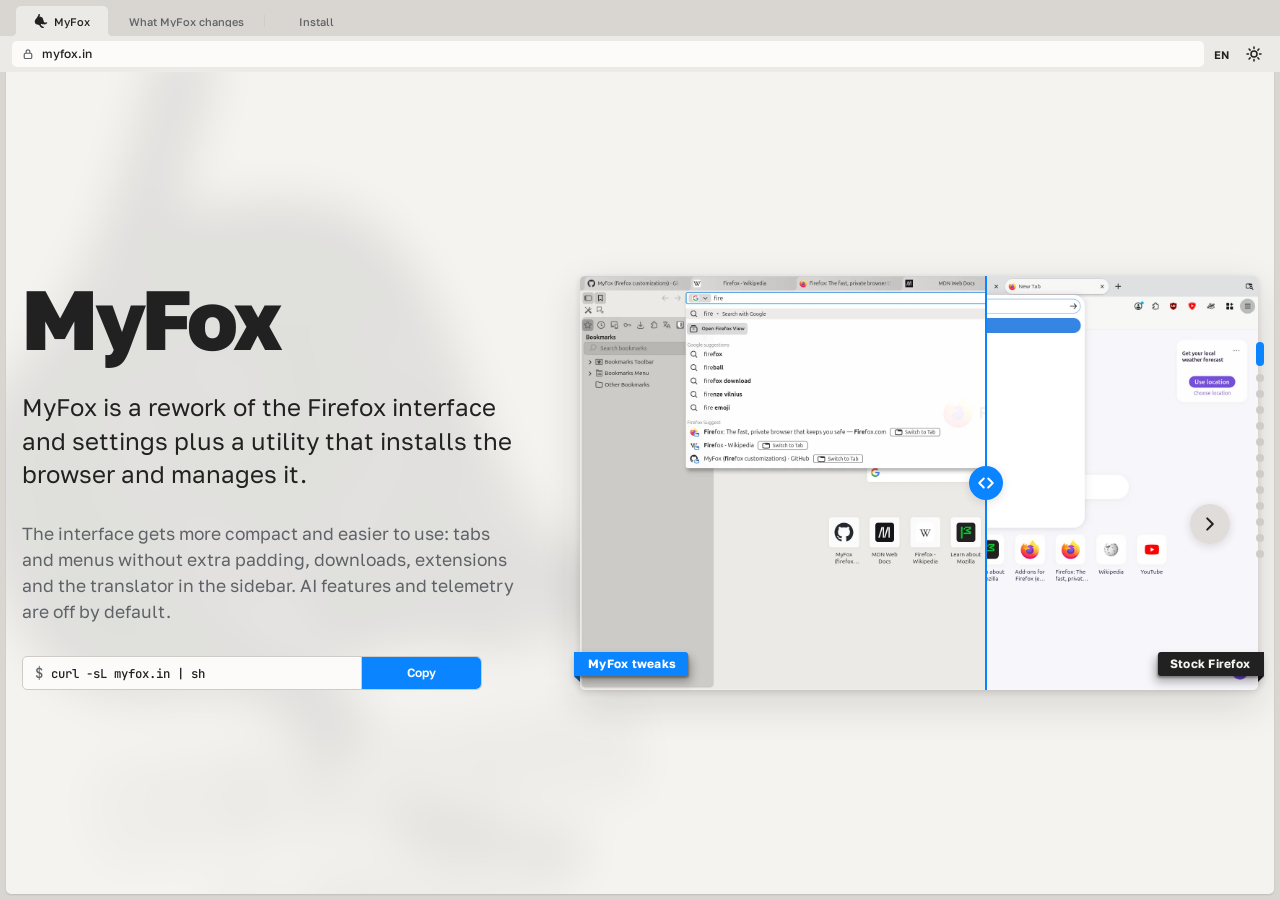
<file: public/index.html>
<!doctype html>
<html lang="ru" data-lang="ru">
<head>
<meta charset="utf-8">
<meta name="viewport" content="width=device-width, initial-scale=1, viewport-fit=cover">
<title>MyFox</title>
<meta name="description" content="MyFox is a toolkit for installing and maintaining the official Firefox with MyFox tweaks.">
<link rel="canonical" href="https://myfox.in/">
<meta property="og:type" content="website">
<meta property="og:site_name" content="MyFox">
<meta property="og:title" content="MyFox">
<meta property="og:description" content="MyFox is a toolkit for installing and maintaining the official Firefox with MyFox tweaks.">
<meta property="og:url" content="https://myfox.in/">
<meta property="og:image" content="https://myfox.in/og.png?v=2">
<meta property="og:image:width" content="1200">
<meta property="og:image:height" content="630">
<meta property="og:locale" content="en_US">
<meta property="og:locale:alternate" content="ru_RU">
<meta name="twitter:card" content="summary_large_image">
<link rel="icon" href="favicon.svg" type="image/svg+xml">
<link rel="stylesheet" href="fonts.css">
<link rel="stylesheet" href="style.css">
<script>
  // Before first paint: language and theme, so nothing flips after load.
  (function () {
    var d = document.documentElement, lang, theme;
    try { lang = localStorage.getItem("lang"); theme = localStorage.getItem("theme"); } catch (e) {}
    if (lang !== "ru" && lang !== "en") lang = /^ru|^uk|^be|^kk/i.test(navigator.language || "") ? "ru" : "en";
    d.dataset.lang = lang; d.lang = lang;
    if (theme === "light" || theme === "dark") d.dataset.theme = theme;
  })();
</script>
</head>
<body>

<header class="chrome">
  <nav class="tabs" aria-label="Разделы">
    <a class="tab is-active" href="#top"><img class="cat-ico" src="cat-ico.svg" alt="">MyFox</a>
    <a class="tab" href="#tour"><span lang="ru">Что изменяет MyFox</span><span lang="en">What MyFox changes</span></a>
    <a class="tab" href="#install"><span lang="ru">Установка</span><span lang="en">Install</span></a>
  </nav>
  <div class="toolbar">
    <div class="urlbar" aria-hidden="true">
      <svg width="12" height="12" viewBox="0 0 16 16" fill="none" stroke="currentColor" stroke-width="1.6"><rect x="3" y="7" width="10" height="7" rx="1.5"/><path d="M5.5 7V5a2.5 2.5 0 0 1 5 0v2"/></svg>
      <span><b>myfox.in</b><span class="path"></span></span>
    </div>
    <div class="pop">
      <button class="tbtn" id="lang-btn" type="button" aria-haspopup="menu" aria-expanded="false" title="Язык / Language" aria-label="Язык / Language"><span class="ru">RU</span><span class="en">EN</span></button>
      <div class="menu" role="menu" hidden>
        <button type="button" role="menuitemradio" data-lang="ru">Русский</button>
        <button type="button" role="menuitemradio" data-lang="en">English</button>
      </div>
    </div>
    <div class="pop">
      <button class="tbtn" id="theme-btn" type="button" aria-haspopup="menu" aria-expanded="false" title="Тема / Theme" aria-label="Тема / Theme">
        <svg class="sun" viewBox="0 0 16 16" fill="none" stroke="currentColor" stroke-width="1.5" stroke-linecap="round"><circle cx="8" cy="8" r="3"/><path d="M8 1v1.5M8 13.5V15M1 8h1.5M13.5 8H15M3.05 3.05l1.06 1.06M11.89 11.89l1.06 1.06M3.05 12.95l1.06-1.06M11.89 4.11l1.06-1.06"/></svg>
        <svg class="moon" viewBox="0 0 16 16" fill="none" stroke="currentColor" stroke-width="1.5" stroke-linejoin="round"><path d="M13.5 10.2A6 6 0 0 1 5.8 2.5a6 6 0 1 0 7.7 7.7z"/></svg>
      </button>
      <div class="menu" role="menu" hidden>
        <button type="button" role="menuitemradio" data-theme="dark"><span lang="ru">Тёмная</span><span lang="en">Dark</span></button>
        <button type="button" role="menuitemradio" data-theme="light"><span lang="ru">Светлая</span><span lang="en">Light</span></button>
      </div>
    </div>
  </div>
</header>

<main class="deck" id="deck">
<img class="cat-bg" src="img/Because%20i%20can%20white.svg" alt="" aria-hidden="true">
<div class="track">

  <div class="sp-stack" data-nav="top" id="top">
    <div class="layers">
      <section class="sp sp-intro" data-nav="top">
        <div class="sp-in">
          <div class="intro-text">
            <h1>MyFox</h1>
            <p class="lead" lang="ru">MyFox – это переработка интерфейса и настроек Firefox плюс утилита для установки браузера и управления им.</p>
            <p class="lead" lang="en">MyFox is a rework of the Firefox interface and settings plus a utility that installs the browser and manages it.</p>
            <p class="sub" lang="ru">Интерфейс становится компактнее и удобнее: вкладки и меню без лишних отступов, загрузки, расширения и переводчик в боковой панели. ИИ-функции и телеметрия по умолчанию выключены.</p>
            <p class="sub" lang="en">The interface gets more compact and easier to use: tabs and menus without extra padding, downloads, extensions and the translator in the sidebar. AI features and telemetry are off by default.</p>
            <div class="intro-get">
              <div class="cmd">
                <pre><span class="p js-prompt">$ </span><code class="js-cmd">curl -sL myfox.in | sh</code></pre>
                <button class="copy" type="button"><span lang="ru">Копировать</span><span lang="en">Copy</span></button>
              </div>
              <a class="go setup-hero" href="https://myfox.in/setup.exe" hidden><span lang="ru">Скачать установщик для Windows</span><span lang="en">Download the Windows installer</span></a>
            </div>
          </div>
          <figure class="shot cmp">
            <img data-hero="before" src="img/ru-light-before.webp" width="1878" height="1146" alt="Firefox без твиков">
            <img class="left" data-hero="after" src="img/ru-light-after.webp" width="1878" height="1146" alt="Firefox с MyFox tweaks">
            <figcaption class="l a">MyFox tweaks</figcaption>
            <figcaption class="r b"><span lang="ru">Стандартный Firefox</span><span lang="en">Stock Firefox</span></figcaption>
            <div class="handle" aria-hidden="true"><svg viewBox="0 0 16 16"><path d="M6 4 2 8l4 4M10 4l4 4-4 4" fill="none" stroke="currentColor" stroke-width="1.8" stroke-linecap="round" stroke-linejoin="round"/></svg></div>
            <input type="range" min="0" max="100" value="50" step="0.1" aria-label="MyFox tweaks / Firefox">
          </figure>
        </div>
      </section>
      <section class="sp sp-say" data-nav="top">
        <div class="sp-in"><p class="say"><span lang="ru">Что сегодня представляет собой Firefox?</span><span lang="en">What is Firefox like today?</span></p></div>
      </section>
      <section class="sp sp-hero" data-nav="top">
        <div class="sp-in">
          <div class="hero-shot"><img data-hero="before" src="img/ru-light-before.webp" width="1878" height="1146" alt="Firefox без твиков"></div>
          <h2 class="slogan"><span lang="ru">Вкладки-пилюли. Громоздкие элементы интерфейса. Навязчивые функции, о которых никто не просил.</span><span lang="en">Pill tabs. Bulky interface elements. Pushy features nobody asked for.</span></h2>
        </div>
      </section>
      <section class="sp sp-say" data-nav="top">
        <div class="sp-in"><p class="say"><span lang="ru">Всё это можно исправить.</span><span lang="en">All of this can be fixed.</span></p></div>
      </section>
      <section class="sp sp-hero yes" data-nav="top">
        <div class="sp-in">
          <div class="hero-shot"><img data-hero="after" src="img/ru-light-after.webp" width="1878" height="1146" alt="Firefox с MyFox tweaks"></div>
          <h2 class="slogan"><span lang="ru">Установив MyFox.</span><span lang="en">By installing MyFox.</span></h2>
        </div>
      </section>
    </div>
    <button class="side prev" type="button" aria-label="Назад"><svg viewBox="0 0 16 16" aria-hidden="true"><path d="M10.5 3 5.5 8l5 5" fill="none" stroke="currentColor" stroke-width="1.8" stroke-linecap="round" stroke-linejoin="round"/></svg></button>
    <button class="side next" type="button" aria-label="Дальше"><svg viewBox="0 0 16 16" aria-hidden="true"><path d="m5.5 3 5 5-5 5" fill="none" stroke="currentColor" stroke-width="1.8" stroke-linecap="round" stroke-linejoin="round"/></svg></button>
  </div>

  <div class="sp-group" data-nav="tour" id="tour">
    <h2 class="tour-head"><span lang="ru">MyFox кардинально меняет интерфейс Firefox</span><span lang="en">MyFox changes the Firefox interface from the ground up</span></h2>
    <div class="strip">
    <section class="sp sp-tour" data-nav="tour">
    <img class="bg" aria-hidden="true" data-hero="after" src="img/ru-light-after.webp" width="1878" height="1146" alt="">
      <div class="sp-in">
        <h2><span lang="ru">Вкладки снова похожи на вкладки, а не на «пилюли»</span><span lang="en">Tabs look like tabs again, not “pills”</span></h2>
        <div class="shots col">
        <figure class="shot">
          <figcaption><span lang="ru">До</span><span lang="en">Before</span></figcaption>
          <img data-part="tabs" data-k="a" src="img/parts/tabs-ru-light-a.webp" width="1380" height="112" alt="" loading="lazy">
        </figure>
        <figure class="shot">
          <figcaption><span lang="ru">После</span><span lang="en">After</span></figcaption>
          <img data-part="tabs" data-k="b" src="img/parts/tabs-ru-light-b.webp" width="1380" height="83" alt="" loading="lazy">
        </figure>
      </div>
      </div>
    </section>
    <section class="sp sp-tour" data-nav="tour">
    <img class="bg" aria-hidden="true" data-hero="after" src="img/ru-light-after.webp" width="1878" height="1146" alt="">
      <div class="sp-in">
        <h2><span lang="ru">Вертикальные вкладки переработаны в том же стиле</span><span lang="en">Vertical tabs are reworked in the same style</span></h2>
        <div class="shots row" style="--n: 2">
        <figure class="shot">
          <figcaption><span lang="ru">До</span><span lang="en">Before</span></figcaption>
          <img data-part="vertical" data-k="a" src="img/parts/vertical-ru-light-a.webp" width="730" height="584" alt="" loading="lazy">
        </figure>
        <figure class="shot">
          <figcaption><span lang="ru">После</span><span lang="en">After</span></figcaption>
          <img data-part="vertical" data-k="b" src="img/parts/vertical-ru-light-b.webp" width="730" height="584" alt="" loading="lazy">
        </figure>
      </div>
      </div>
    </section>
    <section class="sp sp-tour" data-nav="tour">
    <img class="bg" aria-hidden="true" data-hero="after" src="img/ru-light-after.webp" width="1878" height="1146" alt="">
      <div class="sp-in">
        <h2><span lang="ru">Меню стали компактнее</span><span lang="en">Menus became more compact</span></h2>
        <div class="shots row" style="--n: 2">
        <figure class="shot">
          <figcaption><span lang="ru">До</span><span lang="en">Before</span></figcaption>
          <img data-part="extmenu" data-k="a" src="img/parts/extmenu-ru-light-a.webp" width="1004" height="809" alt="" loading="lazy">
        </figure>
        <figure class="shot">
          <figcaption><span lang="ru">После</span><span lang="en">After</span></figcaption>
          <img data-part="extmenu" data-k="b" src="img/parts/extmenu-ru-light-b.webp" width="1004" height="809" alt="" loading="lazy">
        </figure>
      </div>
      </div>
    </section>
    <section class="sp sp-tour" data-nav="tour">
    <img class="bg" aria-hidden="true" data-hero="after" src="img/ru-light-after.webp" width="1878" height="1146" alt="">
      <div class="sp-in">
        <h2><span lang="ru">Списки загрузок и установленных расширений, а также встроенный переводчик теперь можно открыть и в боковой панели</span><span lang="en">The lists of downloads and installed extensions, as well as the built-in translator, can now be opened in the sidebar too</span></h2>
        <div class="shots row" style="--n: 3">
        <figure class="shot">
          <figcaption class="hi"><span lang="ru">Загрузки</span><span lang="en">Downloads</span></figcaption>
          <img data-part="new-sidebar" data-k="a" src="img/parts/new-sidebar-ru-light-a.webp" width="365" height="678" alt="" loading="lazy">
        </figure>
        <figure class="shot">
          <figcaption class="hi"><span lang="ru">Расширения</span><span lang="en">Extensions</span></figcaption>
          <img data-part="new-sidebar" data-k="b" src="img/parts/new-sidebar-ru-light-b.webp" width="365" height="678" alt="" loading="lazy">
        </figure>
        <figure class="shot">
          <figcaption class="hi"><span lang="ru">Переводы</span><span lang="en">Translations</span></figcaption>
          <img data-part="new-sidebar" data-k="c" src="img/parts/new-sidebar-ru-light-c.webp" width="365" height="678" alt="" loading="lazy">
        </figure>
      </div>
      </div>
    </section>
    <section class="sp sp-tour" data-nav="tour">
    <img class="bg" aria-hidden="true" data-hero="after" src="img/ru-light-after.webp" width="1878" height="1146" alt="">
      <div class="sp-in">
        <h2><span lang="ru">Кнопки инструментов можно разместить над боковой панелью</span><span lang="en">The tool buttons can be placed above the sidebar</span></h2>
        <div class="shots row" style="--n: 2">
        <figure class="shot">
          <figcaption><span lang="ru">Сбоку</span><span lang="en">At the side</span></figcaption>
          <img data-part="launcher" data-k="a" src="img/parts/launcher-ru-light-a.webp" width="669" height="730" alt="" loading="lazy">
        </figure>
        <figure class="shot">
          <figcaption><span lang="ru">Строкой над панелью</span><span lang="en">In a row above the sidebar</span></figcaption>
          <img data-part="launcher" data-k="b" src="img/parts/launcher-ru-light-b.webp" width="631" height="730" alt="" loading="lazy">
        </figure>
      </div>
      </div>
    </section>
    <section class="sp sp-text" data-nav="tour">
      <div class="sp-in">

              <p lang="ru">Также переработаны менеджер паролей, адресная строка, кнопки, поля и переключатели, страницы настроек Firefox, окна «Библиотека» и «Сведения о странице» и ещё много чего. ИИ-функции и телеметрия выключены по умолчанию. По умолчанию включён DNS через HTTPS. На странице about:myfox можно сменить тему MyFox, обновить MyFox и управлять профилями.</p>
              <p lang="en">Also reworked: the password manager, the address bar, buttons, fields and toggles, the Firefox settings pages, the Library and Page Info windows, and much more. AI features and telemetry are off by default. DNS over HTTPS is on by default. On the about:myfox page you can change the MyFox theme, update MyFox and manage profiles.</p>
              <a class="go" href="https://github.com/CustomFF/myfox-tweaks/wiki/Главная" lang="ru">Подробнее в вики MyFox tweaks</a>
              <a class="go" href="https://github.com/CustomFF/myfox-tweaks/wiki" lang="en">More in the MyFox tweaks wiki</a>
      </div>
    </section>
      </div>
    <button class="side prev" type="button" aria-label="Назад"><svg viewBox="0 0 16 16" aria-hidden="true"><path d="M10.5 3 5.5 8l5 5" fill="none" stroke="currentColor" stroke-width="1.8" stroke-linecap="round" stroke-linejoin="round"/></svg></button>
    <button class="side next" type="button" aria-label="Дальше"><svg viewBox="0 0 16 16" aria-hidden="true"><path d="m5.5 3 5 5-5 5" fill="none" stroke="currentColor" stroke-width="1.8" stroke-linecap="round" stroke-linejoin="round"/></svg></button>
  </div>

  <section class="sp sp-install" data-nav="install" id="install">
    <div class="sp-in install">
      <h2><span lang="ru">Установка</span><span lang="en">Install</span></h2>
      <div class="about" lang="ru">
        <p>На Linux и Windows MyFox устанавливается одной командой. Установщик скачивает официальный Firefox с серверов Mozilla, ставит его в папку пользователя и применяет MyFox tweaks. Права администратора не нужны.</p>
        <p>Если в системе уже есть Firefox, он остаётся как был. Его профиль можно скопировать в MyFox с закладками, паролями, историей и расширениями. В копии можно сохранить и вход в аккаунт Firefox.</p>
        <p>После установки MyFox обновляет MyFox tweaks и управляет профилями.</p>
        <p>На macOS MyFox не работает. MyFox tweaks там можно попробовать установить <a href="https://github.com/CustomFF/myfox-tweaks/blob/master/README.ru.md">вручную</a>, но это не проверялось.</p>
      </div>
      <div class="about" lang="en">
        <p>On Linux and Windows MyFox installs with one command. The installer downloads the official Firefox from Mozilla’s servers, puts it in the user’s folder and applies MyFox tweaks. No admin rights needed.</p>
        <p>A Firefox already on the system stays as it was. Its profile can be copied into MyFox with bookmarks, passwords, history and extensions. The copy can also stay signed in to the Firefox account.</p>
        <p>After the install MyFox updates MyFox tweaks and manages profiles.</p>
        <p>MyFox does not run on macOS. MyFox tweaks can be tried there <a href="https://github.com/CustomFF/myfox-tweaks#readme">manually</a>, but this has not been tested.</p>
      </div>

      <div>
        <div class="modes oses" role="group" aria-label="Система">
          <button class="mode os" type="button" data-os="linux" aria-pressed="true">Linux</button>
          <button class="mode os" type="button" data-os="windows" aria-pressed="false">Windows</button>
        </div>
        <div class="req">
        <span data-os="linux"><span lang="ru">Требования: Linux (x86_64 или aarch64), Python 3.8 или новее, curl.</span><span lang="en">Requirements: Linux (x86_64 or aarch64), Python 3.8 or newer, curl.</span></span>
        <span data-os="windows" hidden><span lang="ru">Требования: Windows 10 или 11 (x64 или ARM64).</span><span lang="en">Requirements: Windows 10 or 11 (x64 or ARM64).</span></span>
      </div>
        <div class="modes flags" role="group" aria-label="Режим установщика">
          <button class="mode" type="button" data-flag="" aria-pressed="true"><span lang="ru">Интерактивно<br>TUI-диалог</span><span lang="en">Interactive<br>TUI dialog</span></button>
          <button class="mode" type="button" data-flag="--gui" aria-pressed="false"><span lang="ru">Интерактивно<br>GUI-диалог</span><span lang="en">Interactive<br>GUI dialog</span></button>
          <button class="mode" type="button" data-flag="-y" aria-pressed="false"><span lang="ru">Автоматически<br>без вопросов</span><span lang="en">Automatic<br>no questions</span></button>
          <button class="mode" type="button" data-flag="exe" data-os="windows" aria-pressed="false" hidden><span lang="ru">Скачать</span><span lang="en">Download</span></button>
        </div>
        <div class="mode-panel">
          <div class="setup" hidden>
            <a class="go" href="https://myfox.in/setup.exe"><span lang="ru">Скачать установщик</span><span lang="en">Download the installer</span></a>
            <p class="setup-note"><span lang="ru">Для x64. Установщик пока не подписан, поэтому Windows может показать предупреждение SmartScreen. Чтобы продолжить, в окне SmartScreen нажмите «Подробнее», затем «Выполнить в любом случае».</span><span lang="en">For x64. The installer is not signed yet, so Windows may show a SmartScreen warning. To go on, click “More info” in the SmartScreen window, then “Run anyway”.</span></p>
          </div>
          <p class="cmd-lead"><span data-os="linux"><span lang="ru">Выполните команду в терминале.</span><span lang="en">Run the command in a terminal.</span></span><span data-os="windows" hidden><span lang="ru">Выполните команду в PowerShell.</span><span lang="en">Run the command in PowerShell.</span></span></p>
          <div class="cmd">
            <pre><span class="p js-prompt">$ </span><code class="js-cmd">curl -sL myfox.in | sh</code></pre>
            <button class="copy" type="button"><span lang="ru">Копировать</span><span lang="en">Copy</span></button>
          </div>
          <div class="notes">
            <p class="mode-note" data-mode="-y" lang="ru" hidden>Установка происходит без взаимодействия с пользователем. Параметры установки по умолчанию, а также флаги для их изменения можно посмотреть в <a href="https://github.com/CustomFF/myfox/wiki/Установка">документации MyFox</a>.</p>
            <p class="mode-note" data-mode="windows --gui" lang="ru" hidden>GUI-диалог есть только на x64. На ARM64 установка идёт в консоли.</p>
            <p class="mode-note" data-mode="windows --gui" lang="en" hidden>The GUI dialog is available only on x64. On ARM64 the install runs in the console.</p>
            <p class="mode-note" data-mode="-y" lang="en" hidden>The install runs without user interaction. The default install options and the flags to change them are listed in the <a href="https://github.com/CustomFF/myfox/wiki/Installation">MyFox documentation</a>.</p>
          </div>
          <img class="dialog-shot" data-dialog="tui" src="img/install/tui-ru.webp" alt="" loading="lazy">
        </div>
      </div>

      <div class="facts">
        <div class="card">
          <p lang="ru">При установке в MyFox можно скопировать профиль уже установленного Firefox со всеми закладками, паролями, историей, расширениями и аккаунтом Firefox. Позже профиль можно скопировать или перенести командой <code>myfox</code> или на странице about:myfox.</p>
          <p lang="en">During the install, the profile of a Firefox already installed can be copied into MyFox, with all its bookmarks, passwords, history, extensions and Firefox account. Later a profile can be copied or moved with the <code>myfox</code> command or on the about:myfox page.</p>
        </div>
        <div class="card">
          <p lang="ru">В меню ярлыка Firefox, кроме стандартных пунктов, есть настройки, перезапуск Firefox и обновление MyFox. Для управления MyFox используется команда <code>myfox</code>. На Windows вместо меню ярлыка в «Пуске» есть папка MyFox: Firefox, приватный просмотр и обновление MyFox.</p>
          <p lang="en">Besides the standard items, the Firefox shortcut menu has settings, a Firefox restart and a MyFox update. MyFox is managed with the <code>myfox</code> command. On Windows, instead of the shortcut menu, the Start menu has a MyFox folder with Firefox, private browsing and the MyFox update.</p>
        </div>
        <div class="card">
          <p lang="ru">Firefox обновляется сам. Твики, темы и MyFox обновляются командой <code>myfox refresh</code>, из меню ярлыка или из раздела обновлений на странице about:myfox.</p>
          <p lang="en">Firefox updates itself. The tweaks, the themes and MyFox update with <code>myfox refresh</code>, from the shortcut’s menu or from the updates section of the about:myfox page.</p>
        </div>
      </div>

      <div class="split">
        <div>
          <h3><span lang="ru">Команды</span><span lang="en">Commands</span></h3>
          <div class="term">
            <table>
              <tr><td>myfox refresh</td><td><span lang="ru">обновить твики, темы и MyFox</span><span lang="en">update the tweaks, the themes and MyFox</span></td></tr>
              <tr><td>myfox reinstall</td><td><span lang="ru">переустановить Firefox</span><span lang="en">reinstall Firefox</span></td></tr>
              <tr><td>myfox uninstall</td><td><span lang="ru">удалить MyFox</span><span lang="en">uninstall MyFox</span></td></tr>
              <tr><td>myfox help</td><td><span lang="ru">список всех команд</span><span lang="en">list all commands</span></td></tr>
            </table>
          </div>
        </div>
        <div>
          <h3><span lang="ru">Удаление</span><span lang="en">Uninstalling</span></h3>
          <p lang="ru">По умолчанию при удалении MyFox профиль браузера сохраняется. Это поведение можно изменить, задав параметры в диалоге удаления или через флаги командной строки. На Windows MyFox можно удалить и в «Параметры → Приложения → MyFox».</p>
          <p lang="en">By default, uninstalling MyFox keeps the browser profile. You can change this with the uninstall options, in the dialog or with command-line flags. On Windows MyFox can also be uninstalled in Settings → Apps → MyFox.</p>
          <p lang="ru">Параметры установки и удаления описаны в <a href="https://github.com/CustomFF/myfox/wiki/Главная">документации MyFox</a>.</p>
          <p lang="en">The install and uninstall options are described in the <a href="https://github.com/CustomFF/myfox/wiki">MyFox documentation</a>.</p>
        </div>
      </div>
    </div>
  </section>

  <section class="sp sp-manual" data-nav="install" id="manual">
    <div class="sp-in manual">
      <h2><span lang="ru">Firefox уже установлен?</span><span lang="en">Firefox already installed?</span></h2>
      <p lang="ru">MyFox tweaks можно также установить и поверх уже установленного Firefox. Инструкция по ручной установке – в <a href="https://github.com/CustomFF/myfox-tweaks/blob/master/README.ru.md">README MyFox tweaks</a>.</p>
      <p lang="en">MyFox tweaks can also be installed on top of a Firefox that is already installed. Manual install instructions are in the <a href="https://github.com/CustomFF/myfox-tweaks#readme">MyFox tweaks README</a>.</p>
    </div>
    <footer>
    <div class="wrap foot">
      <nav>
        <a href="https://github.com/CustomFF/myfox"><svg class="gh" viewBox="0 0 16 16" aria-hidden="true"><path fill="currentColor" d="M8 0C3.58 0 0 3.58 0 8c0 3.54 2.29 6.53 5.47 7.59.4.07.55-.17.55-.38 0-.19-.01-.82-.01-1.49-2.01.37-2.53-.49-2.69-.94-.09-.23-.48-.94-.82-1.13-.28-.15-.68-.52-.01-.53.63-.01 1.08.58 1.23.82.72 1.21 1.87.87 2.33.66.07-.52.28-.87.51-1.07-1.78-.2-3.64-.89-3.64-3.95 0-.87.31-1.59.82-2.15-.08-.2-.36-1.02.08-2.12 0 0 .67-.21 2.2.82.64-.18 1.32-.27 2-.27.68 0 1.36.09 2 .27 1.53-1.04 2.2-.82 2.2-.82.44 1.1.16 1.92.08 2.12.51.56.82 1.27.82 2.15 0 3.07-1.87 3.75-3.65 3.95.29.25.54.73.54 1.48 0 1.07-.01 1.93-.01 2.2 0 .21.15.46.55.38A8.013 8.013 0 0016 8c0-4.42-3.58-8-8-8z"/></svg>MyFox</a>
        <a href="https://github.com/CustomFF/myfox-tweaks"><svg class="gh" viewBox="0 0 16 16" aria-hidden="true"><path fill="currentColor" d="M8 0C3.58 0 0 3.58 0 8c0 3.54 2.29 6.53 5.47 7.59.4.07.55-.17.55-.38 0-.19-.01-.82-.01-1.49-2.01.37-2.53-.49-2.69-.94-.09-.23-.48-.94-.82-1.13-.28-.15-.68-.52-.01-.53.63-.01 1.08.58 1.23.82.72 1.21 1.87.87 2.33.66.07-.52.28-.87.51-1.07-1.78-.2-3.64-.89-3.64-3.95 0-.87.31-1.59.82-2.15-.08-.2-.36-1.02.08-2.12 0 0 .67-.21 2.2.82.64-.18 1.32-.27 2-.27.68 0 1.36.09 2 .27 1.53-1.04 2.2-.82 2.2-.82.44 1.1.16 1.92.08 2.12.51.56.82 1.27.82 2.15 0 3.07-1.87 3.75-3.65 3.95.29.25.54.73.54 1.48 0 1.07-.01 1.93-.01 2.2 0 .21.15.46.55.38A8.013 8.013 0 0016 8c0-4.42-3.58-8-8-8z"/></svg>MyFox tweaks</a>
      </nav>
    </div>
  </footer>
  </section>

</div>
</main>
<nav class="pager" aria-label="Слайды"></nav>

<script src="app.js"></script>
<script defer src="https://static.cloudflareinsights.com/beacon.min.js" data-cf-beacon='{"token": "86c9bfe4e298456d89d4ad48233c975d"}'></script>
</body>
</html>
</file>
<file: public/fonts.css>
/* cyrillic-ext */
@font-face {
  font-family: 'JetBrains Mono';
  font-style: normal;
  font-weight: 400;
  font-display: swap;
  src: url(fonts/JetBrainsMono-cyrillic-ext.woff2) format('woff2');
  unicode-range: U+0460-052F, U+1C80-1C8A, U+20B4, U+2DE0-2DFF, U+A640-A69F, U+FE2E-FE2F;
}
/* cyrillic */
@font-face {
  font-family: 'JetBrains Mono';
  font-style: normal;
  font-weight: 400;
  font-display: swap;
  src: url(fonts/JetBrainsMono-cyrillic.woff2) format('woff2');
  unicode-range: U+0301, U+0400-045F, U+0490-0491, U+04B0-04B1, U+2116;
}
/* latin-ext */
@font-face {
  font-family: 'JetBrains Mono';
  font-style: normal;
  font-weight: 400;
  font-display: swap;
  src: url(fonts/JetBrainsMono-latin-ext.woff2) format('woff2');
  unicode-range: U+0100-02BA, U+02BD-02C5, U+02C7-02CC, U+02CE-02D7, U+02DD-02FF, U+0304, U+0308, U+0329, U+1D00-1DBF, U+1E00-1E9F, U+1EF2-1EFF, U+2020, U+20A0-20AB, U+20AD-20C4, U+2113, U+2C60-2C7F, U+A720-A7FF;
}
/* latin */
@font-face {
  font-family: 'JetBrains Mono';
  font-style: normal;
  font-weight: 400;
  font-display: swap;
  src: url(fonts/JetBrainsMono-latin.woff2) format('woff2');
  unicode-range: U+0000-00FF, U+0131, U+0152-0153, U+02BB-02BC, U+02C6, U+02DA, U+02DC, U+0304, U+0308, U+0329, U+2000-206F, U+20AC, U+2122, U+2191, U+2193, U+2212, U+2215, U+FEFF, U+FFFD;
}
/* cyrillic-ext */
@font-face {
  font-family: 'JetBrains Mono';
  font-style: normal;
  font-weight: 500;
  font-display: swap;
  src: url(fonts/JetBrainsMono-cyrillic-ext.woff2) format('woff2');
  unicode-range: U+0460-052F, U+1C80-1C8A, U+20B4, U+2DE0-2DFF, U+A640-A69F, U+FE2E-FE2F;
}
/* cyrillic */
@font-face {
  font-family: 'JetBrains Mono';
  font-style: normal;
  font-weight: 500;
  font-display: swap;
  src: url(fonts/JetBrainsMono-cyrillic.woff2) format('woff2');
  unicode-range: U+0301, U+0400-045F, U+0490-0491, U+04B0-04B1, U+2116;
}
/* latin-ext */
@font-face {
  font-family: 'JetBrains Mono';
  font-style: normal;
  font-weight: 500;
  font-display: swap;
  src: url(fonts/JetBrainsMono-latin-ext.woff2) format('woff2');
  unicode-range: U+0100-02BA, U+02BD-02C5, U+02C7-02CC, U+02CE-02D7, U+02DD-02FF, U+0304, U+0308, U+0329, U+1D00-1DBF, U+1E00-1E9F, U+1EF2-1EFF, U+2020, U+20A0-20AB, U+20AD-20C4, U+2113, U+2C60-2C7F, U+A720-A7FF;
}
/* latin */
@font-face {
  font-family: 'JetBrains Mono';
  font-style: normal;
  font-weight: 500;
  font-display: swap;
  src: url(fonts/JetBrainsMono-latin.woff2) format('woff2');
  unicode-range: U+0000-00FF, U+0131, U+0152-0153, U+02BB-02BC, U+02C6, U+02DA, U+02DC, U+0304, U+0308, U+0329, U+2000-206F, U+20AC, U+2122, U+2191, U+2193, U+2212, U+2215, U+FEFF, U+FFFD;
}
/* cyrillic-ext */
@font-face {
  font-family: 'Golos Text';
  font-style: normal;
  font-weight: 400 900;
  font-display: swap;
  src: url(fonts/GolosText-cyrillic-ext.woff2) format('woff2');
  unicode-range: U+0460-052F, U+1C80-1C8A, U+20B4, U+2DE0-2DFF, U+A640-A69F, U+FE2E-FE2F;
}
/* cyrillic */
@font-face {
  font-family: 'Golos Text';
  font-style: normal;
  font-weight: 400 900;
  font-display: swap;
  src: url(fonts/GolosText-cyrillic.woff2) format('woff2');
  unicode-range: U+0301, U+0400-045F, U+0490-0491, U+04B0-04B1, U+2116;
}
/* latin-ext */
@font-face {
  font-family: 'Golos Text';
  font-style: normal;
  font-weight: 400 900;
  font-display: swap;
  src: url(fonts/GolosText-latin-ext.woff2) format('woff2');
  unicode-range: U+0100-02BA, U+02BD-02C5, U+02C7-02CC, U+02CE-02D7, U+02DD-02FF, U+0304, U+0308, U+0329, U+1D00-1DBF, U+1E00-1E9F, U+1EF2-1EFF, U+2020, U+20A0-20AB, U+20AD-20C4, U+2113, U+2C60-2C7F, U+A720-A7FF;
}
/* latin */
@font-face {
  font-family: 'Golos Text';
  font-style: normal;
  font-weight: 400 900;
  font-display: swap;
  src: url(fonts/GolosText-latin.woff2) format('woff2');
  unicode-range: U+0000-00FF, U+0131, U+0152-0153, U+02BB-02BC, U+02C6, U+02DA, U+02DC, U+0304, U+0308, U+0329, U+2000-206F, U+20AC, U+2122, U+2191, U+2193, U+2212, U+2215, U+FEFF, U+FFFD;
}
</file>
<file: public/style.css>
/* Layout: the page is a Firefox window in the MyFox themes. Sections are tabs in a
   sticky tab strip, the content is the page card inset from the window frame.
   Colors come from themes/myfox-{light,dark}/manifest.json, the accent from
   --myfox-accent, and the one radius is 5px, like in the tweaks. */
:root {
  --frame: #d9d6d1;
  --toolbar: #eceae6;
  --page: #f4f3f0;
  --field: #fcfbfa;
  --raise: #e0ddd8;
  --line: #cfccc7;
  --text: #212121;
  --muted: #5f6368;
  --accent: #0a84ff;
  --on-accent: #ffffff;
  --shadow: rgba(40, 30, 20, .14);
  --ff-pill: #e3e1dc;

  --r: 5px;
  --f-display: "Golos Text", system-ui, sans-serif;
  --f-body: "Golos Text", system-ui, -apple-system, "Segoe UI", sans-serif;
  --f-mono: "JetBrains Mono", ui-monospace, "DejaVu Sans Mono", monospace;
}
@media (prefers-color-scheme: dark) {
  :root:not([data-theme="light"]) {
    --frame: #2b2c2f;
    --toolbar: #323639;
    --page: #2a2d30;
    --field: #282c2f;
    --raise: #424649;
    --line: #474b4e;
    --text: #d6d7d7;
    --muted: #a5a9ae;
    --accent: #4dabff;
    --on-accent: #0b1a2a;
    --shadow: rgba(0, 0, 0, .45);
    --ff-pill: #3b3f42;
    color-scheme: dark;
  }
}
:root[data-theme="dark"] {
  --frame: #2b2c2f;
  --toolbar: #323639;
  --page: #2a2d30;
  --field: #282c2f;
  --raise: #424649;
  --line: #474b4e;
  --text: #d6d7d7;
  --muted: #a5a9ae;
  --accent: #4dabff;
  --on-accent: #0b1a2a;
  --shadow: rgba(0, 0, 0, .45);
  --ff-pill: #3b3f42;
  color-scheme: dark;
}

* { box-sizing: border-box; }
html { scroll-behavior: smooth; scroll-padding-top: 88px; }
@media (prefers-reduced-motion: reduce) { html { scroll-behavior: auto; } }
body {
  margin: 0;
  background: var(--frame);
  color: var(--text);
  font: 16px/1.6 var(--f-body);
  -webkit-font-smoothing: antialiased;
}
img { max-width: 100%; display: block; }
a { color: var(--accent); text-underline-offset: 3px; }
:focus-visible { outline: 1px solid var(--accent); outline-offset: 2px; border-radius: var(--r); }
code, kbd, pre { font-family: var(--f-mono); font-size: .88em; }

/* One language at a time; the other one stays in the markup. */
html[data-lang="ru"] body [lang="en"],
html[data-lang="en"] body [lang="ru"] { display: none !important; }

/* ---------- window chrome ---------- */
.chrome {
  position: sticky;
  top: env(safe-area-inset-top, 0px);
  z-index: 20;
  background: var(--frame);
}
body::before {
  content: ""; position: fixed; inset: 0 0 auto;
  height: env(safe-area-inset-top, 0px); z-index: 30; background: var(--frame);
}
.tabs {
  display: flex;
  align-items: flex-end;
  gap: 0;
  padding: 6px max(16px, env(safe-area-inset-right, 0px)) 0 max(16px, env(safe-area-inset-left, 0px));
  overflow-x: auto;
  scrollbar-width: none;
}
.tabs::-webkit-scrollbar { display: none; }
.tab {
  position: relative;
  flex: 0 0 auto;
  display: flex; align-items: center; justify-content: center; gap: 6px;
  height: 30px;
  min-width: 92px;
  padding: 0 14px;
  font: 500 11px/1 var(--f-body);
  color: var(--muted);
  text-decoration: none;
  border-radius: var(--r) var(--r) 0 0;
  transition: background .15s, color .15s;
}
.tab + .tab::before {
  content: ""; position: absolute; left: 0; top: 9px; bottom: 9px; width: 1px;
  background: var(--line);
}
.tab:hover { color: var(--text); background: color-mix(in srgb, var(--toolbar) 55%, transparent); }
.tab.is-active {
  color: var(--text);
  background: var(--toolbar);
  z-index: 1;
}
.tab.is-active::before, .tab.is-active + .tab::before { display: none; }
/* The "ears": concave corners that join the active tab to the toolbar. */
.tab.is-active::after {
  content: "";
  position: absolute; bottom: 0; left: -5px; right: -5px; height: 5px;
  background:
    radial-gradient(circle at 0 0, transparent 5px, var(--toolbar) 5.5px) left bottom / 5px 5px no-repeat,
    radial-gradient(circle at 100% 0, transparent 5px, var(--toolbar) 5.5px) right bottom / 5px 5px no-repeat;
  pointer-events: none;
}
.tab .cat-ico { width: 14px; height: 14px; }

.toolbar {
  display: flex; align-items: center; gap: 4px;
  height: 36px;
  padding-block: 0;
  padding-left: max(12px, env(safe-area-inset-left, 0px));
  padding-right: max(12px, env(safe-area-inset-right, 0px));
  background: var(--toolbar);
}
.urlbar {
  flex: 1; min-width: 0;
  display: flex; align-items: center; gap: 8px;
  height: 26px; padding: 0 10px;
  background: var(--field);
  border-radius: var(--r);
  font: 12px/1 var(--f-body);
  color: var(--muted);
  white-space: nowrap; overflow: hidden;
}
.urlbar b { color: var(--text); font-weight: 500; }
.urlbar svg { flex: 0 0 auto; }
.tbtn {
  flex: 0 0 auto;
  height: 24px; min-width: 24px; padding: 0 6px;
  display: inline-flex; align-items: center; justify-content: center;
  border: 0; border-radius: var(--r);
  background: transparent; color: var(--text);
  font: 600 11px/1 var(--f-body); letter-spacing: .04em;
  cursor: pointer;
}
.tbtn:hover { background: var(--raise); }
.tbtn svg { width: 16px; height: 16px; }
/* The language and theme buttons: toolbar buttons, as on the MyFox toolbar. The language one
   says the current language, the theme one shows the current theme; each opens a menu. */
html[data-lang="ru"] #lang-btn .en, html[data-lang="en"] #lang-btn .ru { display: none; }
#lang-btn { min-width: 28px; }
#theme-btn .moon { display: none; }
:root[data-theme="dark"] #theme-btn .sun { display: none; }
:root[data-theme="dark"] #theme-btn .moon { display: block; }
@media (prefers-color-scheme: dark) {
  :root:not([data-theme="light"]) #theme-btn .sun { display: none; }
  :root:not([data-theme="light"]) #theme-btn .moon { display: block; }
}
.tbtn[aria-expanded="true"] { background: var(--raise); }

/* A menu as in MyFox: the panel's colors, the one radius, items edge to edge with room above
   and below them only, a fill under the pointer, a check at the current item. */
.pop { position: relative; flex: 0 0 auto; display: flex; }
.menu {
  position: absolute; z-index: 100; top: calc(100% + 6px); right: 0;
  min-width: 132px; padding: 4px 0;
  background: var(--field); color: var(--text);
  border: 1px solid var(--line); border-radius: var(--r);
  box-shadow: 0 4px 12px var(--shadow), 0 0 3px rgba(0, 0, 0, .3);
}
.menu[hidden] { display: none; }
.menu button {
  display: flex; align-items: center; gap: 8px; width: 100%;
  padding: 5px 14px 5px 10px; border: 0;
  background: none; color: inherit; text-align: left;
  font: 400 13px/1.3 var(--f-body);
  cursor: pointer;
}
.menu button::before {
  content: ""; flex: 0 0 auto; width: 12px; height: 12px;
}
.menu button[aria-checked="true"]::before {
  background: currentColor;
  -webkit-mask: url("data:image/svg+xml,%3Csvg xmlns='http://www.w3.org/2000/svg' viewBox='0 0 12 12'%3E%3Cpath d='M2 6.5 4.8 9 10 3' fill='none' stroke='%23000' stroke-width='1.6' stroke-linecap='round' stroke-linejoin='round'/%3E%3C/svg%3E") center / contain no-repeat;
  mask: url("data:image/svg+xml,%3Csvg xmlns='http://www.w3.org/2000/svg' viewBox='0 0 12 12'%3E%3Cpath d='M2 6.5 4.8 9 10 3' fill='none' stroke='%23000' stroke-width='1.6' stroke-linecap='round' stroke-linejoin='round'/%3E%3C/svg%3E") center / contain no-repeat;
}
.menu button:hover, .menu button:focus-visible { background: var(--raise); outline: none; }

/* ---------- page card ---------- */
.page {
  margin: 0 6px 6px;
  background: var(--page);
  border-radius: 0 0 var(--r) var(--r);
  box-shadow: 0 1px 2px var(--shadow);
}
.wrap {
  max-width: 1120px; margin: 0 auto;
  padding-left: max(16px, env(safe-area-inset-left, 0px));
  padding-right: max(16px, env(safe-area-inset-right, 0px));
}
section { padding-block: 72px; border-top: 1px solid var(--line); }
section.hero { border-top: 0; padding-block: 56px 64px; }

h1, h2, h3 { text-wrap: balance; margin: 0; }
h2 {
  font: 600 clamp(24px, 17.6px + 1.6vw, 33.6px)/1.15 var(--f-display);
  letter-spacing: -.01em;
}
h3 { font: 600 16.8px/1.3 var(--f-body); }
.lead { font-size: 18.4px; color: var(--text); max-width: 62ch; }
.sub { color: var(--muted); max-width: 62ch; margin: 12px 0 0; }
p { margin: 0; }
.prose { display: grid; gap: 1em; max-width: 64ch; }

/* ---------- hero ---------- */
.hero-grid { display: grid; gap: 28px; }
.hero h1 {
  font: 700 clamp(41.6px, 25.6px + 4.5vw, 73.6px)/1 var(--f-display);
  letter-spacing: -.035em;
}
.hero h1 .tw { color: var(--accent); }
.hero .lead { font-size: clamp(16.8px, 15.2px + .5vw, 20.8px); line-height: 1.5; }
.req { font: 12px/1.4 var(--f-mono); color: var(--muted); display: flex; flex-wrap: wrap; gap: 6px 14px; }

/* the install command, styled as an address field */
.cmd {
  display: flex; align-items: stretch;
  max-width: 640px;
  background: var(--field);
  border: 1px solid var(--line);
  border-radius: var(--r);
  box-shadow: 0 4px 18px var(--shadow);
}
.cmd pre {
  flex: 1; min-width: 0; margin: 0;
  padding: 14px 16px;
  overflow-x: auto;
  font: 500 clamp(13.6px, 12.48px + .35vw, 16.8px)/1.3 var(--f-mono);
  color: var(--text);
}
.cmd pre .p { color: var(--muted); user-select: none; }
.copy {
  flex: 0 0 auto;
  border: 0; border-left: 1px solid var(--line);
  border-radius: 0 var(--r) var(--r) 0;
  padding: 0 16px;
  background: var(--accent); color: var(--on-accent);
  font: 600 13px/1 var(--f-body);
  cursor: pointer; min-width: 112px;
}
.copy:hover { filter: brightness(1.08); }

/* ---------- before / after ---------- */
.compare-wrap { padding-block: 0 56px; }
.compare {
  position: relative;
  aspect-ratio: 1878 / 1146;
  max-width: 100%;
  border-radius: var(--r);
  overflow: hidden;
  background: var(--frame);
  box-shadow: 0 10px 40px var(--shadow);
  user-select: none;
  touch-action: pan-y;
  --x: 50%;
}
.compare img { position: absolute; inset: 0; width: 100%; height: 100%; object-fit: cover; }
.compare .before { clip-path: inset(0 calc(100% - var(--x)) 0 0); }
.compare .handle {
  position: absolute; top: 0; bottom: 0; left: var(--x);
  width: 2px; margin-left: -1px;
  background: var(--accent);
  pointer-events: none;
}
.compare .handle::after {
  content: "‹ ›";
  position: absolute; top: 50%; left: 50%;
  transform: translate(-50%, -50%);
  width: 36px; height: 36px; border-radius: 50%;
  display: grid; place-items: center;
  background: var(--accent); color: var(--on-accent);
  font: 700 15px/1 var(--f-body); letter-spacing: 2px;
  box-shadow: 0 2px 10px var(--shadow);
}
.compare input {
  position: absolute; inset: 0; width: 100%; height: 100%;
  margin: 0; opacity: 0; cursor: ew-resize;
}
.compare .tag {
  position: absolute; top: 10px;
  padding: 4px 8px; border-radius: var(--r);
  font: 600 11px/1.2 var(--f-body);
  background: color-mix(in srgb, var(--frame) 88%, transparent);
  color: var(--text);
  pointer-events: none;
}
.compare .tag.l { left: 10px; }
.compare .tag.r { right: 10px; background: var(--accent); color: var(--on-accent); }
.compare-note { margin-top: 12px; font-size: 14.4px; color: var(--muted); }

/* ---------- install ---------- */
.install { display: grid; gap: 40px; grid-template-columns: minmax(0, 1fr); }
.modes { display: flex; gap: 4px; flex-wrap: wrap; margin-bottom: 10px; }
.mode {
  height: 26px; padding: 0 12px;
  border: 0; border-radius: var(--r);
  background: var(--raise); color: var(--text);
  font: 500 12px/1 var(--f-body); cursor: pointer;
}
.mode[aria-pressed="true"] { background: var(--accent); color: var(--on-accent); }
.mode-note { margin-top: 10px; color: var(--muted); font-size: 14.72px; min-height: 1.6em; }
.facts { display: grid; grid-template-columns: repeat(2, minmax(0, 1fr)); gap: 16px; }
.facts .card p { color: var(--text); }
.facts .card .k { font: 600 11px/1 var(--f-body); letter-spacing: .08em; text-transform: uppercase; color: var(--muted); }
.term {
  overflow-x: auto;
  background: var(--field);
  border: 1px solid var(--line);
  border-radius: var(--r);
}
.term table { border-collapse: collapse; width: 100%; font-size: 14.72px; }
.term td { padding: 9px 16px; vertical-align: top; }
.term tr + tr td { border-top: 1px solid var(--line); }
.term td:first-child { white-space: nowrap; font-family: var(--f-mono); font-size: 13.76px; color: var(--accent); width: 1%; }
.split { display: grid; grid-template-columns: repeat(2, minmax(0, 1fr)); gap: 32px; }
.split > div { display: grid; gap: 12px; align-content: start; }
.split p { color: var(--muted); }
.split p code { color: var(--text); }

/* ---------- manual ---------- */
.manual { display: grid; gap: 14px; max-width: 64ch; }
.manual p { color: var(--muted); }
.manual p b { color: var(--text); }

/* ---------- footer ---------- */
footer { padding-block: 40px 48px; border-top: 1px solid var(--line); }
.foot { display: flex; align-items: center; gap: 18px; flex-wrap: wrap; }
.foot .cat { width: 44px; height: auto; opacity: .9; }
.foot .bic { font: 600 16px/1.2 var(--f-display); }
.foot nav { display: flex; flex-wrap: wrap; gap: 6px 18px; margin-left: auto; font-size: 14.72px; }
.foot small { display: block; color: var(--muted); font-size: 12.8px; margin-top: 2px; }
.cat-ico, .foot .cat { transition: filter .2s; }
@media (prefers-color-scheme: dark) { :root:not([data-theme="light"]) .cat-ico, :root:not([data-theme="light"]) .foot .cat { filter: invert(1); } }
:root[data-theme="dark"] .cat-ico, :root[data-theme="dark"] .foot .cat { filter: invert(1); }

/* ---------- narrow ---------- */
@media (max-width: 860px) {
  .facts, .split { grid-template-columns: minmax(0, 1fr); }
}
@media (max-width: 520px) {
  section { padding-block: 52px; }
  .page { margin: 0 0 0; border-radius: 0; }
  .cmd { flex-direction: column; }
  .copy { border-left: 0; border-top: 1px solid var(--line); border-radius: 0 0 var(--r) var(--r); padding: 12px; }
  .urlbar .path { display: none; }
}

/* ---------- v2: hero on "before", intro, parts ---------- */
.hero h1 { font-size: clamp(32px, 20.8px + 3vw, 54.4px); letter-spacing: -.03em; }
.hero-grid { gap: 14px; }
.hero .sub { margin: 0 0 14px; font-size: 16.8px; }
.intro { padding-block: 56px; }
.intro-grid { display: grid; gap: 22px; }
.intro h2 { font-size: clamp(35.2px, 25.6px + 2.5vw, 54.4px); letter-spacing: -.035em; }

.hero[data-side="before"] .s-after,
.hero[data-side="after"] .s-before { display: none; }
.compare .tag { transition: opacity .15s; }


.go {
  display: inline-flex; align-items: center; height: 36px; padding: 0 16px;
  border-radius: var(--r);
  background: var(--accent); color: var(--on-accent);
  font-weight: 600; text-decoration: none;
}
.go:hover { filter: brightness(1.08); }

/* ---------- deck: one screen per slide, the wheel turns slides ---------- */
:root { --chrome-h: 72px; }
.deck {
  margin: 0 6px 6px;
  background: var(--page);
  border-radius: 0 0 var(--r) var(--r);
  box-shadow: 0 1px 2px var(--shadow);
}
.sp { position: relative; overflow: hidden; border-top: 1px solid var(--line); }
.sp:first-child { border-top: 0; }
.sp-in {
  position: relative;
  max-width: 1120px; margin: 0 auto;
  padding-block: 48px;
  padding-left: max(16px, env(safe-area-inset-left, 0px));
  padding-right: max(16px, env(safe-area-inset-right, 0px));
  display: grid; gap: 14px; align-content: start;
}
.eyebrow {
  font: 600 12px/1.3 var(--f-body); letter-spacing: .08em; text-transform: uppercase;
  color: var(--muted);
}

/* first slide */
.intro-line { display: grid; gap: 10px; }
.intro-line h1 { font: 700 clamp(35.2px, 25.6px + 2.4vw, 54.4px)/1 var(--f-display); letter-spacing: -.035em; }
.intro-line .lead { font-size: clamp(16px, 14.4px + .4vw, 20px); max-width: none; }
.cap-line { display: flex; flex-wrap: wrap; align-items: baseline; gap: 4px 10px; margin-top: 14px; }
.sp-hero .hero-title { font: 600 16.8px/1.4 var(--f-body); letter-spacing: 0; }
.sp-hero .sub { margin: 0; font-size: 16.8px; }

.sp-tour h2 { font-size: clamp(22.4px, 16px + 1.6vw, 36.8px); }
.sp-text .sp-in { align-content: center; gap: 24px; }
.sp-text p { font-size: clamp(16.8px, 15.2px + .45vw, 20.8px); line-height: 1.55; max-width: 62ch; }
.sp-text .go { justify-self: start; }

/* install and manual */
.sp-install .install { gap: 24px; }
.sp-manual { display: grid; grid-template-rows: 1fr auto; }
.sp-manual .sp-in { align-content: center; }
.sp-manual footer { border-top: 1px solid var(--line); }

.pager { display: none; }

html.deck-on, html.deck-on body { height: 100%; overflow: hidden; }
html.deck-on .deck {
  position: fixed;
  top: calc(var(--chrome-h) + env(safe-area-inset-top, 0px));
  left: 6px; right: 6px; bottom: 6px;
  margin: 0; overflow: hidden;
}
html.deck-on .track { height: 100%; transition: transform .6s cubic-bezier(.2, .7, .2, 1); }
html.deck-on .sp { height: 100%; border-top: 0; padding: 0; }
html.deck-on .sp-in { height: 100%; padding-block: 28px; }
html.deck-on .sp-hero .sp-in { grid-template-rows: auto auto minmax(0, 1fr); gap: 10px; }
/* The slider fits the rest of the slide whole: by width or by height, whichever is smaller. */
html.deck-on .cmp-box { container-type: size; min-height: 0; }
html.deck-on .sp-hero .compare { width: min(100cqw, 100cqh * 1878 / 1146); height: auto; }
html.deck-on .sp-tour .sp-in { grid-template-rows: auto minmax(0, 1fr); }
html.deck-on .sp-install, html.deck-on .sp-manual { overflow-y: auto; }
html.deck-on .sp-install .facts { grid-template-columns: repeat(3, minmax(0, 1fr)); }
html.deck-on .sp-install .card { padding: 16px; }
html.deck-on .sp-install .card p { font-size: 14.72px; }
html.deck-on .pager {
  display: flex; flex-direction: column; gap: 8px;
  position: fixed; right: max(16px, env(safe-area-inset-right, 0px)); top: 50%; transform: translateY(-50%);
  z-index: 25;
}
.pager button {
  width: 8px; height: 8px; padding: 0;
  border: 0; border-radius: 4px;
  background: var(--line); cursor: pointer;
  transition: height .2s, background .2s;
}
.pager button[aria-current="true"] { height: 24px; background: var(--accent); }
@media (prefers-reduced-motion: reduce) { html.deck-on .track { transition: none; } }
section.sp { padding-block: 0; }

/* The demo: one heading that stays, slides that turn sideways under it. */
.sp-group { position: relative; border-top: 1px solid var(--line); }
.tour-head {
  max-width: 1120px; margin: 0 auto; padding-top: 48px;
  padding-left: max(16px, env(safe-area-inset-left, 0px));
  padding-right: max(16px, env(safe-area-inset-right, 0px));
  font-size: clamp(22.4px, 16px + 1.5vw, 35.2px);
}
.sp-group .sp { border-top: 0; }
.sp-tour h2 { font: 500 clamp(16.8px, 14.4px + .6vw, 22.4px)/1.3 var(--f-body); color: var(--text); }
.side { display: none; }

html.deck-on .sp-group { height: 100%; overflow: hidden; border-top: 0; display: grid; grid-template-rows: auto minmax(0, 1fr); }
html.deck-on .tour-head { position: relative; z-index: 3; padding-top: 24px; width: 100%; }
html.deck-on .strip { display: flex; height: 100%; transition: transform .6s cubic-bezier(.2, .7, .2, 1); }
html.deck-on .strip > .sp { flex: 0 0 100%; height: 100%; }
html.deck-on .sp-group .sp-in { padding-top: 14px; }
/* the blurred backdrop covers the heading too */
html.deck-on .sp-group { isolation: isolate; }
html.deck-on .side {
  display: grid; place-items: center;
  position: absolute; top: 55%; z-index: 4;
  width: 40px; height: 40px; margin-top: -20px;
  border: 0; border-radius: 50%;
  background: color-mix(in srgb, var(--frame) 80%, transparent); color: var(--text);
  font: 400 26px/1 var(--f-body); cursor: pointer;
  box-shadow: 0 2px 10px var(--shadow);
}
html.deck-on .side:hover { background: var(--accent); color: var(--on-accent); }
html.deck-on .side svg { width: 18px; height: 18px; display: block; }
html.deck-on .side.prev { left: 14px; }
html.deck-on .side.next { right: 44px; }
html.deck-on .side[disabled] { opacity: 0; pointer-events: none; }
@media (prefers-reduced-motion: reduce) { html.deck-on .strip { transition: none; } }
/* In a group the text does not slide with the shots. It dissolves in place first, the strip
   starts only after that (the delay below), and the next text shows up once the strip has stopped. */
html.deck-on .strip { transition-delay: .25s; }
html.deck-on .strip > .sp :is(h2, p, .go) {
  opacity: 0; filter: blur(14px); visibility: hidden; pointer-events: none;
  transition: opacity .25s, filter .25s, visibility 0s .25s;
}
html.deck-on .strip > .sp.is-on :is(h2, p, .go) {
  opacity: 1; filter: none; visibility: visible; pointer-events: auto;
  transition: opacity .4s .8s, filter .4s .8s, visibility 0s .8s;
}
@media (prefers-reduced-motion: reduce) {
  html.deck-on .strip { transition-delay: 0s; }
  html.deck-on .strip > .sp :is(h2, p, .go),
  html.deck-on .strip > .sp.is-on :is(h2, p, .go) { transition: none; }
}
html.deck-on .sp-tour .sp-in { max-width: min(1500px, 100%); padding-left: 72px; padding-right: 72px; }

/* Install command: a compact field, and the note under it keeps its room. */
.cmd { box-shadow: none; }
.cmd pre { padding: 7px 12px; font: 500 14px/1.3 var(--f-mono); }
.copy { min-width: 0; padding: 0 14px; font-size: 12px; }
.mode-note { max-width: 640px; font-size: 14.4px; line-height: 1.45; min-height: 0; margin-top: 8px; }
.mode-note[hidden] { display: block; visibility: hidden; }

/* Demo shots: separate cards with rounded corners and a shadow, labels as text. */
.shots { display: flex; gap: 28px; justify-content: center; align-items: flex-start; flex-wrap: wrap; }
.shots.col { flex-direction: column; align-items: stretch; flex-wrap: nowrap; }
.shot { margin: 0; display: flex; flex-direction: column; gap: 10px; min-width: 0; }
.shot figcaption {
  align-self: flex-start;
  padding: 3px 10px; border-radius: var(--r);
  background: var(--raise); color: var(--text);
  font: 600 12px/1.4 var(--f-body);
}
.shot:last-child figcaption { background: var(--accent); color: var(--on-accent); }
.shots.row .shot:last-child figcaption { background: var(--accent); }
.shot img {
  display: block; max-width: 100%; height: auto;
  border-radius: var(--r);
  box-shadow: 0 2px 6px var(--shadow), 0 14px 40px var(--shadow);
}
/* In the deck the cards fit the slide: by width or by height, whichever is smaller. */
html.deck-on .shots { height: 100%; container-type: size; flex-wrap: nowrap; align-items: center; }
html.deck-on .shot { flex: 0 0 auto; }
html.deck-on .shots.row .shot img {
  width: auto; height: auto;
  max-width: calc((100cqw - (var(--n) - 1) * 28px) / var(--n));
  max-height: calc(100cqh - 40px);
}
html.deck-on .shots.col { justify-content: center; }
html.deck-on .shots.col .shot img { width: auto; height: auto; max-width: 100cqw; max-height: calc(50cqh - 50px); }

.foot nav { margin-left: 0; }

/* Each demo slide sits on its own shot, blurred. */
.sp-tour .bg {
  position: absolute; inset: -40px;
  width: calc(100% + 80px); height: calc(100% + 80px); max-width: none;
  object-fit: cover;
  filter: blur(30px) saturate(1.2);
  opacity: .5;
}

/* Slider labels: solid chips in the bottom corners, clear of the tab strip in the shots. */
.compare .tag { top: auto; bottom: 12px; padding: 5px 10px; font-size: 12px; box-shadow: 0 2px 10px rgba(0, 0, 0, .3); }
.compare .tag.l { left: 12px; background: var(--text); color: var(--page); }
.compare .tag.r { right: 12px; }

/* Shot labels are plain text, not chips: nothing here is clickable. */
.shot figcaption,
.shot:last-child figcaption,
.shots.row .shot:last-child figcaption {
  padding: 0; border-radius: 0; background: none;
  color: var(--muted);
  font: 600 12px/1.3 var(--f-body); letter-spacing: .08em; text-transform: uppercase;
}
.shot:last-child figcaption, .shots.row .shot:last-child figcaption { color: var(--accent); }

/* The cat lives in the window behind the slides: content passes over it. */
.deck { position: relative; }
.track { position: relative; z-index: 1; }

/* Shot labels: solid chips over the bottom left corner, like on the first slide's slider. */
.shot { position: relative; gap: 0; }
.shot figcaption,
.shot:last-child figcaption,
.shots.row .shot:last-child figcaption {
  position: absolute; left: 12px; bottom: 12px; z-index: 1;
  padding: 5px 10px; border-radius: var(--r);
  background: var(--text); color: var(--page);
  font: 600 12px/1.2 var(--f-body); letter-spacing: 0; text-transform: none;
  box-shadow: 0 2px 10px rgba(0, 0, 0, .3);
}
.shot:last-child figcaption, .shots.row .shot:last-child figcaption, .shot figcaption.hi {
  background: var(--accent); color: var(--on-accent);
}
html.deck-on .shots.row .shot img { max-height: 100cqh; }
html.deck-on .shots.col .shot img { max-height: calc(50cqh - 14px); }

/* A demo slide blurs whatever is behind it, the cat included, the same way it blurs its shot. */
html.deck-on .sp-tour { -webkit-backdrop-filter: blur(30px); backdrop-filter: blur(30px); }

/* The same cat, huge and blurred, across the whole background. */
.cat-bg {
  position: absolute; z-index: 0;
  left: 50%; top: 50%;
  height: 130%; width: auto; max-width: none;
  transform: translate(-30%, -50%) rotate(-8deg);
  filter: blur(24px) brightness(0);
  opacity: .05;
  pointer-events: none;
}
.deck { overflow: hidden; }
@media (prefers-color-scheme: dark) { :root:not([data-theme="light"]) .cat-bg { filter: blur(24px); } }
:root[data-theme="dark"] .cat-bg { filter: blur(24px); }
html:not(.deck-on) .cat-bg { position: fixed; height: 130vh; }
.cat-bg { opacity: .08; transform: translate(-65%, -50%) rotate(-8deg); }
.cat-bg { transform: translate(-95%, -50%) rotate(-8deg); }
.cat-bg { transform: translate(-80%, -50%) rotate(-8deg); }
.cat-bg { height: 115%; transform: translate(-88%, -50%) rotate(-8deg); }
html:not(.deck-on) .cat-bg { height: 115vh; }

/* Soft edges for the demo backdrop: the blurred shot and the blur of what is behind
   the slide fade out towards every edge, so neighbouring slides and the page meet smoothly. */
html.deck-on .sp-tour { -webkit-backdrop-filter: none; backdrop-filter: none; }
.sp-tour::before, .sp-tour .bg {
  -webkit-mask-image:
    linear-gradient(to right, transparent, #000 18%, #000 82%, transparent),
    linear-gradient(to bottom, transparent, #000 18%, #000 82%, transparent);
  -webkit-mask-composite: source-in;
  mask-image:
    linear-gradient(to right, transparent, #000 18%, #000 82%, transparent),
    linear-gradient(to bottom, transparent, #000 18%, #000 82%, transparent);
  mask-composite: intersect;
}
html.deck-on .sp-tour::before {
  content: ""; position: absolute; inset: 0;
  -webkit-backdrop-filter: blur(30px); backdrop-filter: blur(30px);
  pointer-events: none;
}
.sp-tour .bg { inset: 0; width: 100%; height: 100%; }


/* Slogans: big lines at the bottom of a slide that run a little onto its screenshot. */
.slogan, .sp-tour h2 {
  font: 700 clamp(25.6px, 14.4px + 2.2vw, 48px)/1.1 var(--f-display); letter-spacing: -.02em;
  color: var(--text); text-align: center;
  max-width: 34ch; justify-self: center;
  position: relative; z-index: 2;
  text-shadow: 0 0 4px var(--page), 0 0 14px var(--page), 0 0 32px var(--page);
}
html.deck-on .sp-tour .sp-in { grid-template-rows: minmax(0, 1fr) auto; gap: 0; }
html.deck-on .sp-tour .shots { grid-row: 1; }
html.deck-on .sp-tour h2 { grid-row: 2; margin-top: -.6em; }

/* The first section: two slides in one place, the second dissolves over the first. */
.sp-stack { position: relative; }
.sp-stack .intro-line {
  max-width: 1120px; margin: 0 auto; padding-top: 48px;
  padding-left: max(16px, env(safe-area-inset-left, 0px));
  padding-right: max(16px, env(safe-area-inset-right, 0px));
}
.hero-shot img {
  display: block; max-width: 100%; height: auto; margin: 0 auto;
  border-radius: var(--r);
  box-shadow: 0 2px 6px var(--shadow), 0 14px 40px var(--shadow);
}
.hint { display: none; }

html.deck-on .sp-stack { height: 100%; display: grid; grid-template-rows: auto minmax(0, 1fr); }
html.deck-on .sp-stack .intro-line { width: 100%; padding-top: 24px; }
html.deck-on .layers { position: relative; min-height: 0; }
html.deck-on .layers > .sp {
  position: absolute; inset: 0;
  opacity: 0; visibility: hidden;
  transition: opacity .7s ease, visibility .7s;
}
html.deck-on .layers > .sp.is-on { opacity: 1; visibility: visible; }
html.deck-on .sp-hero .sp-in { grid-template-rows: minmax(0, 1fr) auto; gap: 0; padding-top: 14px; padding-bottom: 84px; }
html.deck-on .hero-shot { container-type: size; min-height: 0; display: grid; place-items: center; }
html.deck-on .hero-shot img { width: min(100cqw, 100cqh * 1878 / 1146); max-width: none; }
html.deck-on .sp-hero .slogan { margin-top: -.6em; }

/* What to do next: turn the wheel, or click here. */
html.deck-on .hint {
  display: flex; flex-direction: column; align-items: center; gap: 4px;
  position: absolute; left: 50%; bottom: 14px; z-index: 3; transform: translateX(-50%);
  padding: 6px 12px; border: 0; border-radius: var(--r);
  background: none; color: var(--muted); cursor: pointer;
  font: 600 12px/1.2 var(--f-body);
}
html.deck-on .hint:hover { color: var(--accent); }
.hint .wheel { animation: wheel 1.6s ease-in-out infinite; }
@keyframes wheel {
  0% { transform: translateY(0); opacity: 1; }
  70% { transform: translateY(9px); opacity: 0; }
  100% { transform: translateY(0); opacity: 0; }
}
@media (prefers-reduced-motion: reduce) {
  html.deck-on .layers > .sp { transition: none; }
  .hint .wheel { animation: none; }
}

/* Slogans as solid frosted plates over the bottom of the screenshot, not glowing text. */
.slogan, .sp-tour h2 {
  font: 800 clamp(27.2px, 14.4px + 2.4vw, 52.8px)/1.05 var(--f-display); letter-spacing: -.03em;
  text-shadow: none; text-wrap: balance;
  max-width: 24ch; padding: .32em .6em .38em; border-radius: 14px;
  background: color-mix(in srgb, var(--page) 74%, transparent);
  -webkit-backdrop-filter: blur(18px) saturate(1.4); backdrop-filter: blur(18px) saturate(1.4);
  box-shadow: 0 12px 44px var(--shadow);
}
html.deck-on .sp-tour h2, html.deck-on .sp-hero .slogan { margin-top: -1em; }

/* First the stock interface, said quietly; then the answer, loud. */
.sp-hero:not(.yes) .slogan { font-weight: 700; color: var(--muted); }
.sp-hero.yes .slogan {
  font-size: clamp(32px, 16px + 3.2vw, 70.4px);
  background: var(--accent); color: var(--on-accent);
  box-shadow: 0 16px 60px color-mix(in srgb, var(--accent) 45%, transparent);
}
html.deck-on .layers > .sp.yes .hero-shot img { transform: scale(1.04); transition: transform 1.1s cubic-bezier(.2, .7, .2, 1); }
html.deck-on .layers > .sp.yes.is-on .hero-shot img { transform: none; }
html.deck-on .layers > .sp.yes.is-on .slogan { animation: pop .7s .35s both cubic-bezier(.2, 1.5, .4, 1); }
@keyframes pop { from { transform: scale(.55); opacity: 0; } to { transform: none; opacity: 1; } }

/* The mouse hint sits on the slide, in the bottom right corner. */
html.deck-on .sp-hero .sp-in { padding-bottom: 28px; }
html.deck-on .hint {
  left: auto; right: 24px; bottom: 20px; transform: none;
  padding: 10px 12px 8px; border-radius: 12px;
  background: color-mix(in srgb, var(--page) 70%, transparent);
  -webkit-backdrop-filter: blur(12px); backdrop-filter: blur(12px);
  box-shadow: 0 6px 24px var(--shadow);
  color: var(--text);
}
@media (prefers-reduced-motion: reduce) {
  html.deck-on .layers > .sp.yes .hero-shot img { transform: none; transition: none; }
  html.deck-on .layers > .sp.yes.is-on .slogan { animation: none; }
}
html.deck-on .sp-group, html.deck-on .sp-stack { grid-template-columns: minmax(0, 1fr); }

/* Slogans without plates: the bottom of the screenshot fades into the page and the line sits on that fade. */
.slogan, .sp-tour h2 {
  font: 800 clamp(24px, 12.8px + 1.9vw, 43.2px)/1.1 var(--f-display); letter-spacing: -.025em;
  color: var(--text);
  max-width: 30ch; padding: 0; border-radius: 0;
  background: none; -webkit-backdrop-filter: none; backdrop-filter: none; box-shadow: none;
}
html.deck-on .sp-tour h2, html.deck-on .sp-hero .slogan { margin-top: -1.3em; }
html.deck-on .hero-shot img,
html.deck-on .shots.row .shot img,
html.deck-on .shots.col .shot:last-child img {
  -webkit-mask-image: linear-gradient(to bottom, #000 72%, transparent 98%);
  mask-image: linear-gradient(to bottom, #000 72%, transparent 98%);
}
html.deck-on .shots.row { align-items: flex-end; }
/* the Before / After chips go to the top, clear of the fade */
.shot figcaption, .shot:last-child figcaption, .shots.row .shot:last-child figcaption { top: 12px; bottom: auto; }

/* First the stock interface, said quietly; then the answer, in full voice. */
.sp-hero:not(.yes) .slogan { font-weight: 600; color: var(--muted); }
.sp-hero.yes .slogan {
  font-size: clamp(30.4px, 16px + 2.8vw, 60.8px);
  background: none; color: var(--text); box-shadow: none;
}
@keyframes pop { from { transform: translateY(.4em); opacity: 0; } to { transform: none; opacity: 1; } }

/* Before / After chips sit just above their shot, so they cover nothing in it. */
.shot figcaption, .shot:last-child figcaption, .shots.row .shot:last-child figcaption {
  top: auto; bottom: calc(100% + 8px); left: 0;
  box-shadow: none;
}
html.deck-on .sp-tour .shots { padding-top: 30px; }
html.deck-on .shots.row .shot img { max-height: calc(100cqh - 30px); }
/* Low shots stacked in a column: they sit right over the slogan, and nothing fades. */
html.deck-on .shots.col { justify-content: flex-end; gap: 40px; }
html.deck-on .shots.col .shot img { max-height: calc((100cqh - 30px - 40px) / 2); }
html.deck-on .shots.col .shot:last-child img { -webkit-mask-image: none; mask-image: none; }
html.deck-on .sp-tour .sp-in:has(.shots.col) h2 { margin-top: 28px; }
html.deck-on .hero-shot img,
html.deck-on .shots.row .shot img {
  -webkit-mask-image: linear-gradient(to bottom, #000 62%, transparent 94%);
  mask-image: linear-gradient(to bottom, #000 62%, transparent 94%);
}
html.deck-on .sp-tour h2, html.deck-on .sp-hero .slogan { margin-top: -1.1em; }

/* The first section opens with plain text: what MyFox is. */
html.deck-on .sp-stack { grid-template-rows: minmax(0, 1fr); }
.sp-intro .sp-in { align-content: center; gap: 20px; }
.sp-intro h1 { font: 800 clamp(48px, 25.6px + 6vw, 112px)/1 var(--f-display); letter-spacing: -.04em; }
.sp-intro .lead { font-size: clamp(18.4px, 14.4px + .9vw, 27.2px); line-height: 1.4; max-width: 42ch; }
.sp-intro .go { justify-self: start; margin-top: 8px; font: inherit; border: 0; cursor: pointer; width: 9em; justify-content: center; }
html.deck-on .sp-hero .sp-in { padding-top: 28px; }
.sp-hero:not(.yes) .slogan { font-weight: 700; color: var(--text); }
.sp-hero.yes .slogan { color: var(--accent); font-weight: 900; }

/* Text-only slides between the shots. */
.sp-say .sp-in { align-content: center; justify-items: center; }
.say {
  font: 800 clamp(32px, 16px + 3.4vw, 73.6px)/1.08 var(--f-display); letter-spacing: -.03em;
  text-align: center; max-width: 18ch; text-wrap: balance;
}
.sp-hero:not(.yes) .slogan { font-size: clamp(20.8px, 12.8px + 1.5vw, 35.2px); max-width: 40ch; }

/* The opening slides blur as they dissolve into each other. */
html.deck-on .layers > .sp { filter: blur(14px); transition: opacity .8s ease, filter .8s ease, visibility .8s; }
html.deck-on .layers > .sp.is-on { filter: none; }
@media (prefers-reduced-motion: reduce) { html.deck-on .layers > .sp { filter: none; transition: none; } }

/* Idle: the arrows blink, so it is clear where to go on. */
html.deck-on.idle .side:not([disabled]) { animation: beckon 1.8s ease-in-out infinite; }
@keyframes beckon {
  0%, 100% { background: color-mix(in srgb, var(--frame) 80%, transparent); color: var(--text); box-shadow: 0 2px 10px var(--shadow); }
  50% { background: var(--accent); color: var(--on-accent); box-shadow: 0 0 0 8px color-mix(in srgb, var(--accent) 22%, transparent), 0 2px 10px var(--shadow); }
}
@media (prefers-reduced-motion: reduce) { html.deck-on.idle .side:not([disabled]) { animation: none; } }

/* Between the opening stack and the next section the page dissolves instead of sliding. */
html.deck-on .track { transition: transform .6s cubic-bezier(.2, .7, .2, 1), opacity .4s ease, filter .4s ease; }
html.deck-on .track.swap { opacity: 0; filter: blur(14px); }

/* Low shots in a column do not fill the slide: they and the slogan stand together in the middle. */
html.deck-on .sp-tour .sp-in:has(.shots.col) { grid-template-rows: auto auto; align-content: center; }
html.deck-on .sp-tour .shots.col { height: auto; container-type: inline-size; }
html.deck-on .sp-tour .shots.col .shot img { max-height: none; }

/* Every demo slide: the shots and the slogan stand together in the middle of the slide,
   the shots as large as the slide allows once room for the labels and the slogan is kept. */
html.deck-on .sp-tour .sp-in,
html.deck-on .sp-tour .sp-in:has(.shots.col) {
  --cap: 128px;
  container-type: size;
  grid-template-rows: auto auto; align-content: center;
}
html.deck-on .sp-tour .shots, html.deck-on .sp-tour .shots.col { height: auto; container-type: normal; }
html.deck-on .sp-tour .shots.row .shot img {
  max-width: calc((100cqw - (var(--n) - 1) * 28px) / var(--n));
  max-height: calc(100cqh - 30px - var(--cap));
}
html.deck-on .sp-tour .shots.col .shot img {
  max-width: 100cqw;
  max-height: calc((100cqh - 30px - 40px - var(--cap)) / 2);
}
html.deck-on .shots.row { align-items: flex-start; }
.foot nav a { display: inline-flex; align-items: center; gap: 7px; }
.foot nav .gh { width: 1.1em; height: 1.1em; flex: none; }

/* Buttons and tabs keep one width in both languages, so nothing moves when the language
   changes. Each width fits the longer of the two labels. */
.tab { width: 156px; min-width: 0; flex: 0 1 156px; }
.tab[href="#top"] { width: 92px; flex-basis: 92px; }
.tab[href="#install"] { width: 104px; flex-basis: 104px; }
.tab > span { overflow: hidden; text-overflow: ellipsis; white-space: nowrap; }
.mode { width: 196px; }
.mode:nth-child(3) { width: 274px; }
.mode.os { width: 120px; }
.notes { display: grid; }
.oses + .req { margin-bottom: 12px; }
.setup { margin-bottom: 0; }
.cmd[hidden] { display: none; }
.intro-get { display: grid; gap: 12px; }
.intro-get .go[hidden] { display: none; }
.sp-intro .setup-hero { justify-self: start; width: auto; margin-top: 0; font-weight: 600; }
.setup { display: grid; }
.setup[hidden] { display: none; }
.setup .go { width: 304px; max-width: 100%; justify-self: center; justify-content: center; }
.setup-note { margin: 8px auto 0; max-width: 560px; text-align: center; color: var(--muted); font-size: 14.4px; line-height: 1.45; }
.notes .mode-note { grid-area: 1 / 1; }
.mode-panel .mode-note { margin: 10px auto 0; max-width: 560px; text-align: center; min-height: 0; }
.mode-panel .mode-note[hidden] { display: none; }
.copy { width: 120px; }
.go { justify-content: center; }
.sp-text .go { width: 304px; }

/* The Before / After chips are ribbons: they stick out past the left edge of their shot and
   the end folds back behind it, so they read as labels on the card and not as buttons in it.
   In the deck the bottom of a shot in a row fades out, so there the ribbon hangs where the fade
   begins; elsewhere it sits low on the shot. */
.shot figcaption,
.shot:last-child figcaption,
.shots.row .shot:last-child figcaption {
  --fold: color-mix(in srgb, var(--text) 55%, #000);
  top: auto; right: auto; left: -6px; bottom: 14px;
  padding: 5px 12px 4px 14px;
  border-radius: 0 3px 3px 0;
  font: 700 11px/1.2 var(--f-body); letter-spacing: .08em; text-transform: uppercase;
  /* the ribbon lies on the shot and casts a shadow onto it */
  box-shadow: 1px 2px 2px rgba(0, 0, 0, .3), 3px 6px 10px rgba(0, 0, 0, .3);
}
.shot:last-child figcaption, .shots.row .shot:last-child figcaption, .shot figcaption.hi {
  --fold: color-mix(in srgb, var(--accent) 55%, #000);
}
.shot figcaption::before {
  content: ""; position: absolute; left: 0; top: 100%;
  border-top: 6px solid var(--fold); border-left: 6px solid transparent;
}
html.deck-on .shots.row .shot figcaption { bottom: 38%; }
/* A plain page (phone): the install buttons
   take the full width. */
html:not(.deck-on) .sp-text .go { justify-self: center; }
.sp-text .go { max-width: 100%; }
@media (max-width: 520px) {
  .mode, .mode:nth-child(3) { width: 100%; }
  .copy { width: auto; padding: 8px 14px; }
}

/* The first screen: what MyFox is and the install command on one side, the stock Firefox and
   the same window with MyFox tweaks turning into each other on the other. On a phone the shot
   comes right after the text, before the command. */
.sp-intro .sp-in { max-width: 1440px; }
.intro-text { display: grid; gap: 18px; align-content: center; }
.sp-intro .lead { max-width: 34ch; }
.sp-intro .sub { margin: 0; font-size: clamp(16px, 14.4px + .4vw, 19.2px); line-height: 1.5; color: var(--muted); max-width: 52ch; }
.sp-intro .cmd { max-width: 460px; }
.sp-intro .go { margin-top: 0; }
html.deck-on .sp-intro .sp-in {
  grid-template-columns: minmax(0, 1fr) minmax(0, 1.35fr);
  column-gap: 56px;
  align-content: center; align-items: stretch;
}
/* The text stands as high as the shot: the name at its top edge, the button at its bottom.
   The shot sets the height, so nothing moves when the language changes. */
html.deck-on .sp-intro .intro-text { align-content: space-between; }
html.deck-on .sp-intro .cmp { align-self: center; }
html.deck-on .cmp img { max-height: calc(100vh - 200px); width: auto; max-width: 100%; }
html:not(.deck-on) .intro-text { display: contents; }
html:not(.deck-on) .sp-intro .cmp { order: 1; }
html:not(.deck-on) .sp-intro .intro-get { order: 2; }

/* After / before: one window, MyFox tweaks left of the handle, the stock Firefox right of it.
   The handle is dragged sideways. */
.cmp { position: relative; margin: 0; width: fit-content; max-width: 100%; justify-self: center; user-select: none; touch-action: pan-y; --x: 50%; }
.cmp img { width: 100%; }
.cmp .left {
  position: absolute; top: 0; left: 0; width: 100%; height: 100%; box-shadow: none;
  clip-path: inset(0 calc(100% - var(--x)) 0 0);
}
.cmp .handle {
  position: absolute; top: 0; bottom: 0; left: var(--x); z-index: 2;
  width: 2px; margin-left: -1px;
  background: var(--accent);
  pointer-events: none;
}
.cmp .handle svg {
  position: absolute; top: 50%; left: 50%; transform: translate(-50%, -50%);
  width: 34px; height: 34px; padding: 8px; border-radius: 50%;
  background: var(--accent); color: var(--on-accent);
  box-shadow: 0 2px 10px var(--shadow);
}
.cmp input {
  position: absolute; inset: 0; z-index: 3; width: 100%; height: 100%;
  margin: 0; opacity: 0; cursor: ew-resize;
}
.shot.cmp figcaption { transition: opacity .15s; text-transform: none; letter-spacing: .02em; font-size: 12px; }
.cmp figcaption.b { background: var(--text); color: var(--page); --fold: color-mix(in srgb, var(--text) 55%, #000); }
.cmp figcaption.a { background: var(--accent); color: var(--on-accent); --fold: color-mix(in srgb, var(--accent) 55%, #000); }
/* The right label hangs on the right edge, its end folded behind that edge. */
.cmp figcaption.r {
  left: auto; right: -6px;
  padding: 5px 14px 4px 12px; border-radius: 3px 0 0 3px;
  box-shadow: -1px 2px 2px rgba(0, 0, 0, .3), -3px 6px 10px rgba(0, 0, 0, .3);
}
.cmp figcaption.r::before { left: auto; right: 0; border-left: 0; border-right: 6px solid transparent; }
.cmp[data-edge="l"] figcaption.l, .cmp[data-edge="r"] figcaption.r { opacity: 0; }

/* Install: what the install does, above the command. */
.sp-install .about { display: grid; gap: 8px; max-width: 80ch; font-size: 16px; line-height: 1.55; }
.sp-install .about p { margin: 0; }
html.deck-on .sp-intro h1 { font-size: clamp(48px, 20px + 5vw, 96px); }
html.deck-on .sp-intro .lead { font-size: clamp(18px, 12px + 1vw, 24px); }
html.deck-on .sp-intro .sub { font-size: clamp(15px, 13px + .35vw, 17.6px); }

/* The install modes are MyFox tabs: the chosen one joins the panel with the command below it. */
.modes.flags { gap: 0; margin-bottom: 0; align-items: stretch; flex-wrap: nowrap; max-width: 688px; }
.flags .mode {
  position: relative;
  flex: 1 1 0; width: auto; min-width: 0; white-space: nowrap;
  height: auto; min-height: 46px; padding: 7px 12px;
  background: var(--raise); color: var(--text);
  border-radius: var(--r) var(--r) 0 0;
  font: 500 12px/1.3 var(--f-body); text-align: center;
  cursor: pointer;
  transition: background .15s, color .15s;
}
.flags .mode + .mode { margin-left: 3px; }
.flags .mode:hover { background: color-mix(in srgb, var(--raise) 50%, var(--toolbar)); }
.flags .mode[aria-pressed="true"] {
  background: var(--toolbar); color: var(--text); font-weight: 600; z-index: 1;
  box-shadow: inset 0 2px 0 var(--accent);
  cursor: default;
}
.flags .mode[aria-pressed="true"]::after {
  content: "";
  position: absolute; bottom: 0; left: -5px; right: -5px; height: 5px;
  background:
    radial-gradient(circle at 0 0, transparent 5px, var(--toolbar) 5.5px) left bottom / 5px 5px no-repeat,
    radial-gradient(circle at 100% 0, transparent 5px, var(--toolbar) 5.5px) right bottom / 5px 5px no-repeat;
  pointer-events: none;
}
.flags .mode:first-child[aria-pressed="true"]::after { left: 0; background-size: 0 0, 5px 5px; }
.flags .mode:nth-last-child(1 of :not([hidden]))[aria-pressed="true"]::after { right: 0; background-size: 5px 5px, 0 0; }
.mode-panel {
  max-width: 688px; padding: 12px;
  background: var(--toolbar);
  border-radius: 0 0 var(--r) var(--r);
}
.mode-panel .cmd { max-width: none; }
.cmd-lead { margin: 0 0 10px; color: var(--muted); }
.cmd-lead[hidden] { display: none; }
.dialog-shot { display: block; max-width: 100%; height: auto; margin: 12px auto 0; border-radius: var(--r); box-shadow: 0 4px 18px var(--shadow); }
.dialog-shot[hidden] { display: none; }
@media (max-width: 520px) {
  .flags .mode { padding: 6px 4px; font-size: 11px; }
}
</file>
